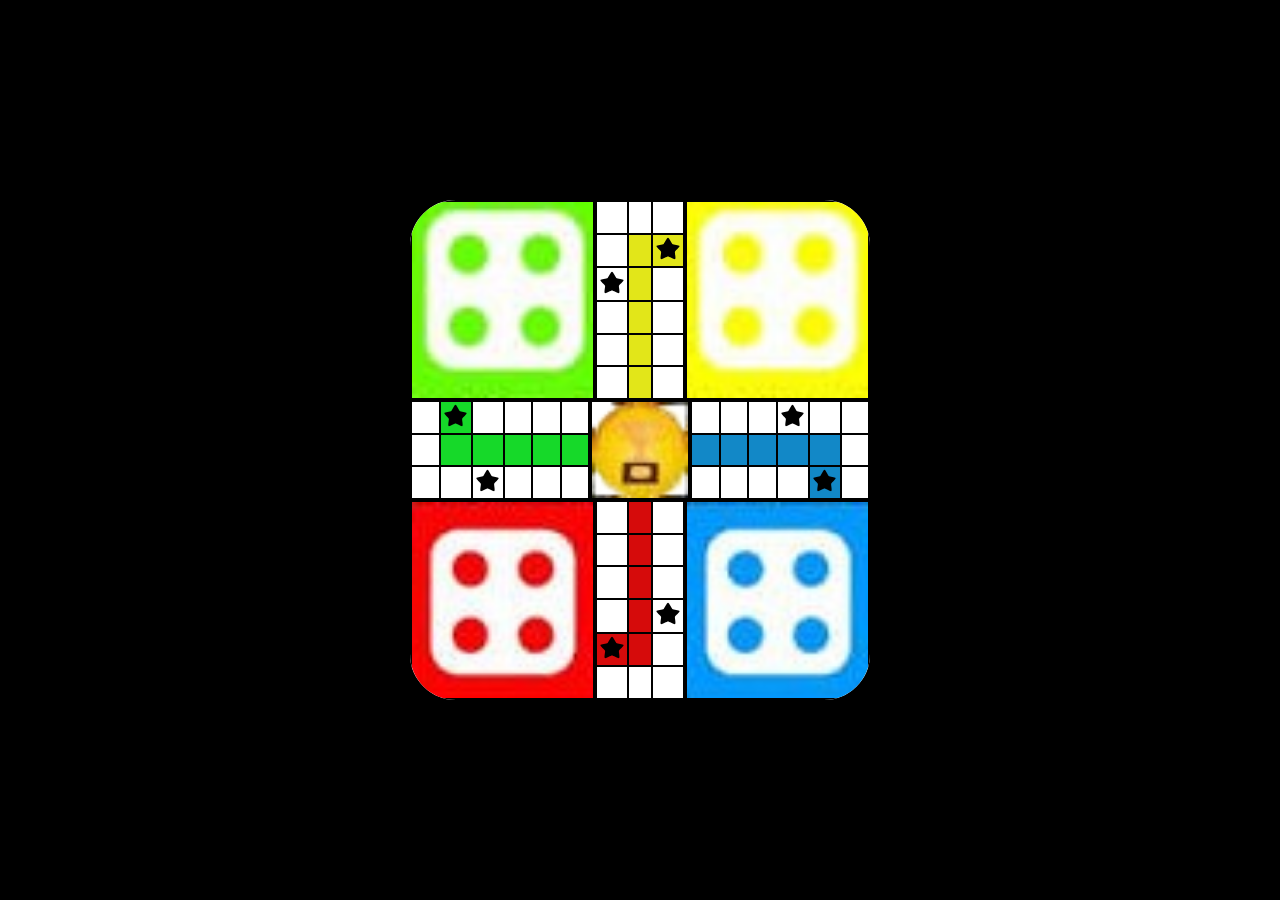
<file: css/assignment-9/index.html>
<!DOCTYPE html>
<html lang="en">
<head>
    <meta charset="UTF-8">
    <meta name="viewport" content="width=device-width, initial-scale=1.0">
    <title>Document</title>
    <link rel="stylesheet" href="./style.css">
</head>
<body>

    <div class="main">
        <div class="container-1">
                    <div class="img-container">
            <img src="./images/green-team.jpg" alt="green">
        </div>
        <table class="boxes-1">
            <tr>
                <td></td>
                <td></td>
                <td></td>
            </tr>
            <tr>
                <td></td>
                <td class="yellow"></td>
                <td class="yellow"><img src="./images/star.svg" alt="star" class="star"></td>
            </tr>
            <tr>
                <td><img src="./images/star.svg" alt="star" class="star"></td>
                <td class="yellow"></td>
                <td></td>
            </tr>
            <tr>
                <td></td>
                <td class="yellow"></td>
                <td></td>
            </tr>
            <tr>
                <td></td>
                <td class="yellow"></td>
                <td></td>
            </tr>
            <tr>
                <td></td>
                <td class="yellow"></td>
                <td></td>
            </tr>
        </table>

        <div class="img-container">
            <img src="./images/yellow-team.jpg" alt="green">
        </div>
        </div>


        <div class="container-2">
                 <table class="boxes-2">
            <tr>
                <td></td>
                <td class="green"><img src="./images/star.svg" alt="star" class="star"></td>
                <td></td>
                <td></td>
                <td></td>
                <td></td>
            </tr>
            <tr>
                <td></td>
                <td class="green"></td>
                <td class="green"></td>
                <td class="green"></td>
                <td class="green"></td>
                <td class="green"></td>
            </tr>
            <tr>
                <td></td>
                <td></td>
                <td><img src="./images/star.svg" alt="star" class="star"></td>
                <td></td>
                <td></td>
                <td></td>
            </tr>
        </table>
        <div class="img-container-2">
            <img src="./images/center.png" alt="center">
        </div>
                      <table class="boxes-2">
            <tr>
                <td></td>
                <td></td>
                <td></td>
                <td><img src="./images/star.svg" alt="star" class="star"></td>
                <td></td>
                <td></td>
            </tr>
            <tr>
                <td class="blue"></td>
                <td class="blue"></td>
                <td class="blue"></td>
                <td class="blue"></td>
                <td class="blue"></td>
                <td></td>
            </tr>
            <tr>
                <td></td>
                <td></td>
                <td></td>
                <td></td>
                <td class="blue"><img src="./images/star.svg" alt="star" class="star"></td>
                <td></td>
            </tr>
        </table>
        </div>

                <div class="container-1">
                    <div class="img-container">
            <img src="./images/red-team.jpg" alt="green">
        </div>
        <table class="boxes-1">
            <tr>
                <td></td>
                <td class="red"></td>
                <td></td>
            </tr>
            <tr>
                <td></td>
                <td class="red"></td>
                <td></td>
            </tr>
            <tr>
                <td></td>
                <td class="red"></td>
                <td></td>
            </tr>
            <tr>
                <td></td>
                <td class="red"></td>
                <td> <img src="./images/star.svg" alt="star" class="star"></td>
            </tr>
            <tr>
                <td class="red"><img src="./images/star.svg" alt="star" class="star"></td>
                <td class="red"></td>
                <td></td>
            </tr>
            <tr>
                <td></td>
                <td></td>
                <td></td>
            </tr>
        </table>

        <div class="img-container">
            <img src="./images/blue-team.jpg" alt="green">
        </div>
        </div>
    </div>
    
</body>
</html>
</file>
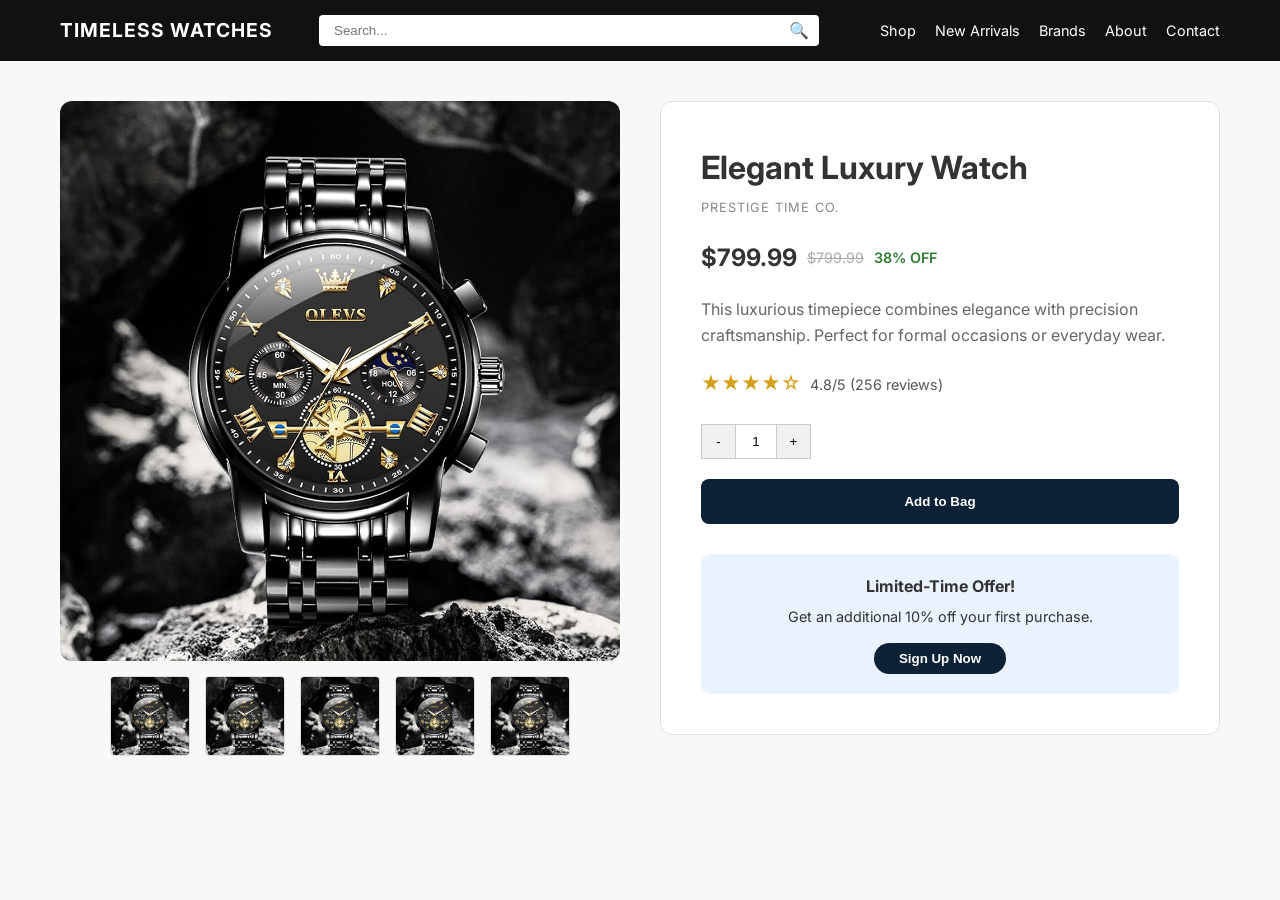
<file: css/css-assignment-10/index.html>
<!DOCTYPE html>
<html lang="en">

<head>
    <meta charset="UTF-8">
    <meta name="viewport" content="width=device-width, initial-scale=1.0">
    <title>Timeless Watches | Elegant Luxury Watch</title>
    <link rel="stylesheet" href="./style.css">
    <link href="https://fonts.googleapis.com/css2?family=Inter:wght@400;600;700&display=swap" rel="stylesheet">
</head>

<body>

    <header class="navbar">
        <div class="container nav-content">
            <div class="logo">TIMELESS WATCHES</div>
            <div class="search-bar">
                <input type="text" placeholder="Search...">
                <span class="search-icon">🔍</span>
            </div>
            <nav class="nav-links">
                <a href="#">Shop</a>
                <a href="#">New Arrivals</a>
                <a href="#">Brands</a>
                <a href="#">About</a>
                <a href="#">Contact</a>
            </nav>
        </div>
    </header>

    <main class="container product-page">
        <section class="gallery">
            <div class="main-image">
                <img src="./watch.jpg" alt="Elegant Luxury Watch">
            </div>
            <div class="thumbnails">
                <img src="./watch.jpg" alt="thumb">
                <img src="./watch.jpg" alt="thumb">
                <img src="./watch.jpg" alt="thumb">
                <img src="./watch.jpg" alt="thumb">
                <img src="./watch.jpg" alt="thumb">
            </div>
        </section>

        <section class="details">
            <div class="details-card">
                <h1>Elegant Luxury Watch</h1>
                <p class="brand">PRESTIGE TIME CO.</p>

                <div class="price-row">
                    <span class="current-price">$799.99</span>
                    <span class="old-price">$799.99</span>
                    <span class="discount">38% OFF</span>
                </div>

                <p class="description">
                    This luxurious timepiece combines elegance with precision craftsmanship.
                    Perfect for formal occasions or everyday wear.
                </p>

                <div class="rating">
                    <span class="stars">★★★★☆</span>
                    <span class="rating-text">4.8/5 (256 reviews)</span>
                </div>

                <div class="quantity-selector">
                    <button>-</button>
                    <input type="text" value="1">
                    <button>+</button>
                </div>

                <button class="btn-primary">Add to Bag</button>

                <div class="promo-box">
                    <h3>Limited-Time Offer!</h3>
                    <p>Get an additional 10% off your first purchase.</p>
                    <button class="btn-secondary">Sign Up Now</button>
                </div>
            </div>
        </section>
    </main>

</body>

</html>
</file>
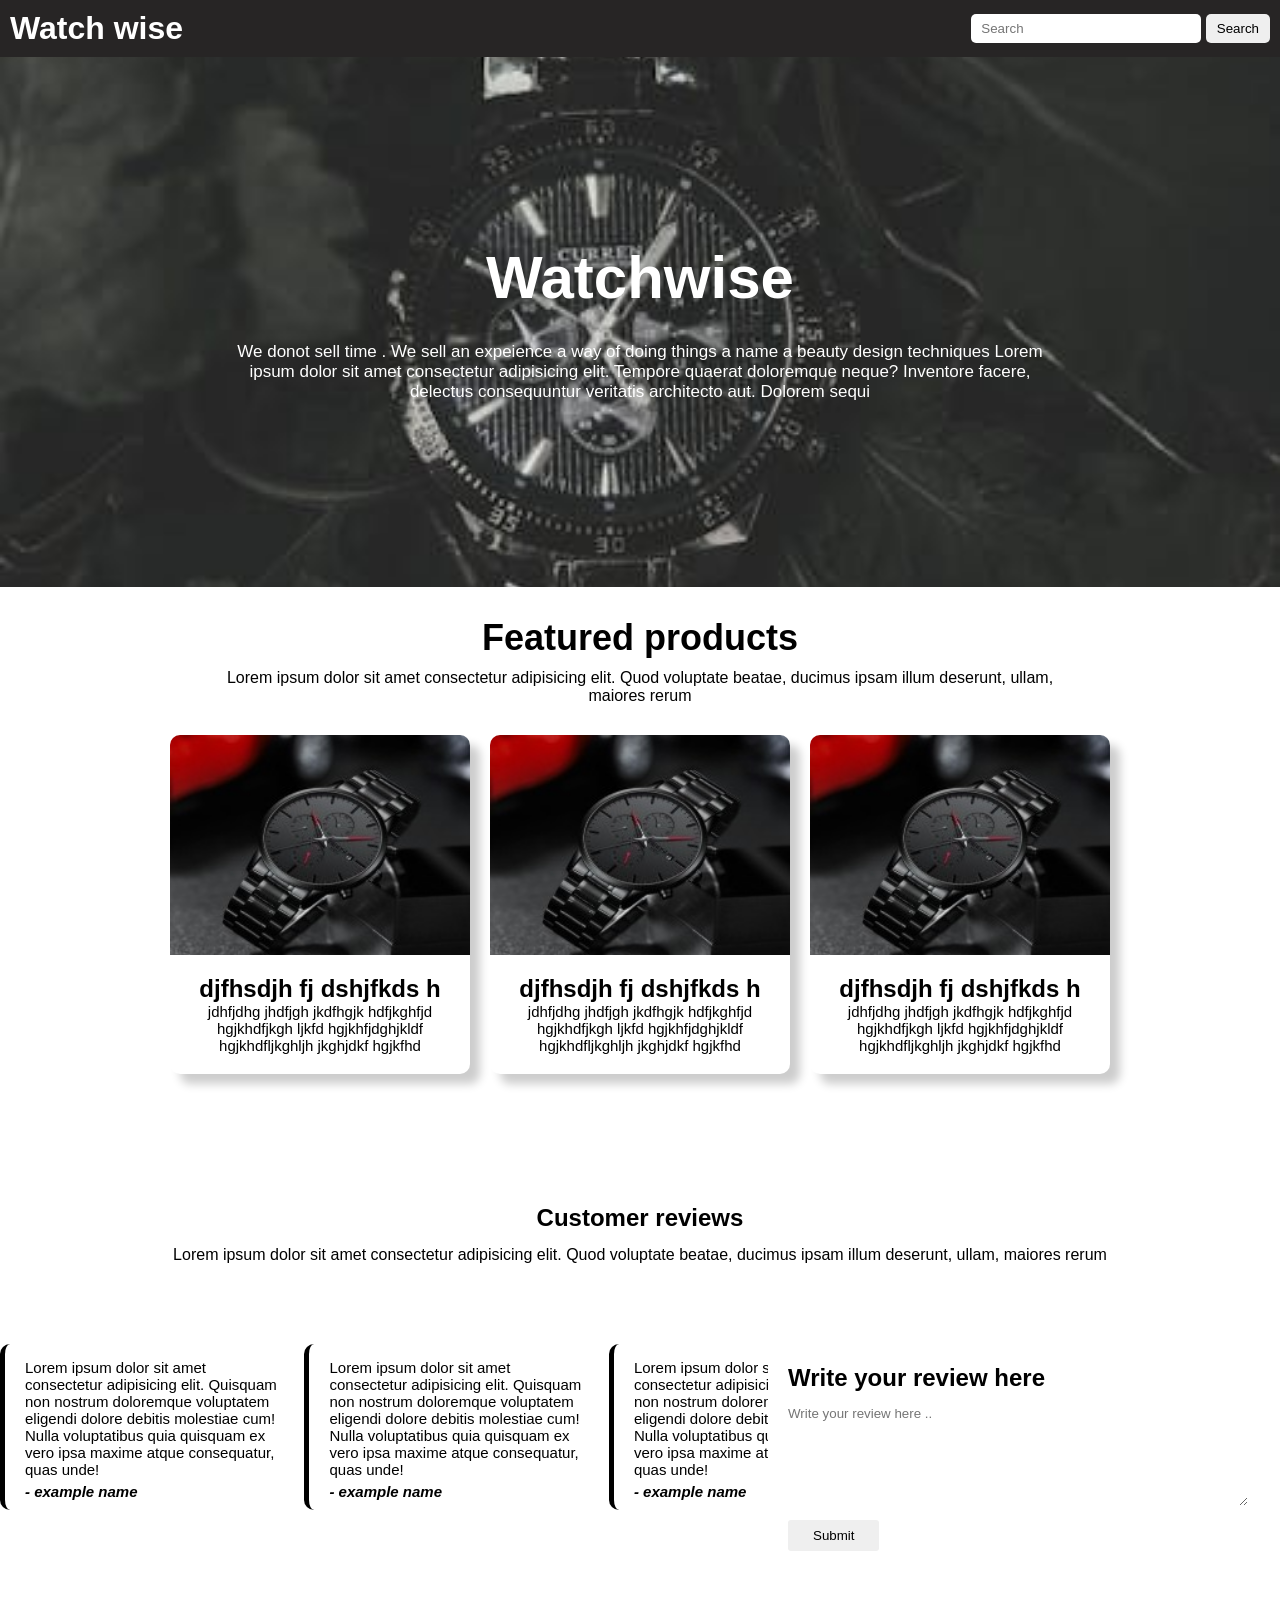
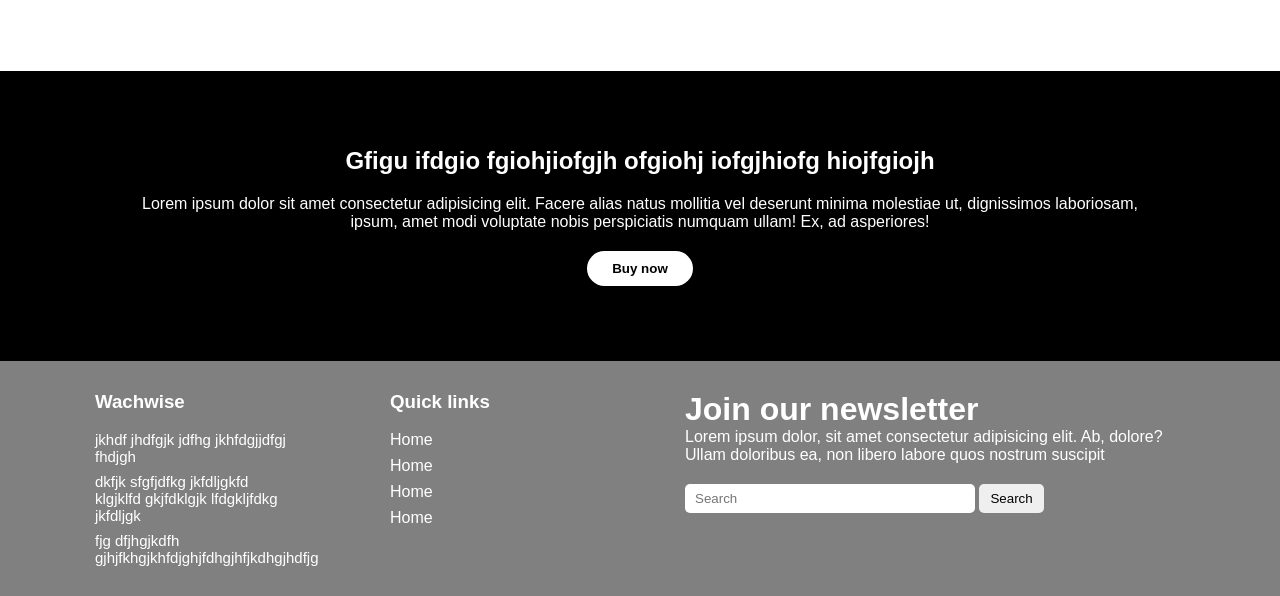
<file: css/watch-wise/index.html>
<!DOCTYPE html>
<html lang="en">

<head>
    <meta charset="UTF-8">
    <meta name="viewport" content="width=device-width, initial-scale=1.0">
    <title>Document</title>
    <link rel="stylesheet" href="./styles/header.css">
    <link rel="stylesheet" href="./styles/banner.css">
    <link rel="stylesheet" href="./styles/featured.css">
    <link rel="stylesheet" href="./styles/reviews.css">
    <link rel="stylesheet" href="./styles/cta.css">
    <link rel="stylesheet" href="./styles/footer.css">
</head>

<body>
    <header>
        <h1>
            Watch wise
        </h1>
        <form>
            <input type="text" name="search" id="search" placeholder="Search">
            <button type="submit">Search</button>
        </form>
    </header>

    <!-- ______ Banner section ______ -->

    <section class="banner">
        <h1>
            Watchwise
        </h1>
        <p>We donot sell time . We sell an expeience a way of doing things a name a beauty design techniques Lorem ipsum
            dolor sit amet consectetur adipisicing elit. Tempore quaerat doloremque neque? Inventore facere, delectus
            consequuntur veritatis architecto aut. Dolorem sequi </p>

    </section>

    <!-- ______ Featuerd section ______ -->

    <section class="featured-section">
        <div class="featured-head">
            <h1>Featured products</h1>
            <p>Lorem ipsum dolor sit amet consectetur adipisicing elit. Quod voluptate beatae, ducimus ipsam illum
                deserunt, ullam, maiores rerum
            </p>
        </div>

        <div class="list">

            <div class="card">
                <div class="img-container-card">
                    <img src="./assets/featured/1.jpg
                " alt="watch">
                </div>
                <div>
                    <h2>djfhsdjh fj dshjfkds h</h2>
                    <p>jdhfjdhg jhdfjgh jkdfhgjk hdfjkghfjd hgjkhdfjkgh ljkfd hgjkhfjdghjkldf hgjkhdfljkghljh jkghjdkf
                        hgjkfhd</p>
                </div>
            </div>
            <div class="card">
                <div class="img-container-card">
                    <img src="./assets/featured/1.jpg
                " alt="watch">
                </div>
                <div>
                    <h2>djfhsdjh fj dshjfkds h</h2>
                    <p>jdhfjdhg jhdfjgh jkdfhgjk hdfjkghfjd hgjkhdfjkgh ljkfd hgjkhfjdghjkldf hgjkhdfljkghljh jkghjdkf
                        hgjkfhd</p>
                </div>
            </div>
            <div class="card">
                <div class="img-container-card">
                    <img src="./assets/featured/1.jpg
                " alt="watch">
                </div>
                <div>
                    <h2>djfhsdjh fj dshjfkds h</h2>
                    <p>jdhfjdhg jhdfjgh jkdfhgjk hdfjkghfjd hgjkhdfjkgh ljkfd hgjkhfjdghjkldf hgjkhdfljkghljh jkghjdkf
                        hgjkfhd</p>
                </div>
            </div>
        </div>


    </section>

    <section class="review-section">
        <div class="review-head">
            <h1>Customer reviews</h1>
            <p>Lorem ipsum dolor sit amet consectetur adipisicing elit. Quod voluptate beatae, ducimus ipsam illum
                deserunt, ullam, maiores rerum
            </p>
        </div>

        <div class="review-list">

            <div class="card">
                <p>Lorem ipsum dolor sit amet consectetur adipisicing elit. Quisquam non nostrum doloremque voluptatem
                    eligendi dolore debitis molestiae cum! Nulla voluptatibus quia quisquam ex vero ipsa maxime atque
                    consequatur, quas unde!</p>
                <em><strong>- example name</strong></em>
            </div>
            <div class="card">
                <p>Lorem ipsum dolor sit amet consectetur adipisicing elit. Quisquam non nostrum doloremque voluptatem
                    eligendi dolore debitis molestiae cum! Nulla voluptatibus quia quisquam ex vero ipsa maxime atque
                    consequatur, quas unde!</p>
                <em><strong>- example name</strong></em>
            </div>
            <div class="card">
                <p>Lorem ipsum dolor sit amet consectetur adipisicing elit. Quisquam non nostrum doloremque voluptatem
                    eligendi dolore debitis molestiae cum! Nulla voluptatibus quia quisquam ex vero ipsa maxime atque
                    consequatur, quas unde!</p>
                <em><strong>- example name</strong></em>
            </div>
            <div class="card">
                <p>Lorem ipsum dolor sit amet consectetur adipisicing elit. Quisquam non nostrum doloremque voluptatem
                    eligendi dolore debitis molestiae cum! Nulla voluptatibus quia quisquam ex vero ipsa maxime atque
                    consequatur, quas unde!</p>
                <em><strong>- example name</strong></em>
            </div>
            <div class="card">
                <p>Lorem ipsum dolor sit amet consectetur adipisicing elit. Quisquam non nostrum doloremque voluptatem
                    eligendi dolore debitis molestiae cum! Nulla voluptatibus quia quisquam ex vero ipsa maxime atque
                    consequatur, quas unde!</p>
                <em><strong>- example name</strong></em>
            </div>

        </div>

        <form>
            <h2>Write your review here </h2>
            <textarea name="review" id="review" placeholder="Write your review here .."></textarea>
            <div>
                <button type="submit">Submit</button>

            </div>
        </form>



    </section>

    <!-- ______ CTA ______ -->
    <section class="cta">

        <h1>Gfigu ifdgio fgiohjiofgjh ofgiohj iofgjhiofg hiojfgiojh </h1>
        <p>Lorem ipsum dolor sit amet consectetur adipisicing elit. Facere alias natus mollitia vel deserunt minima
            molestiae ut, dignissimos laboriosam, ipsum, amet modi voluptate nobis perspiciatis numquam ullam! Ex, ad
            asperiores!</p>
        <button type="button">Buy now</button>
    </section>

    <footer>

        <div class="footer-p1">
            <h3>Wachwise</h3>
            <p>jkhdf jhdfgjk jdfhg jkhfdgjjdfgj fhdjgh</p>
            <p>dkfjk sfgfjdfkg jkfdljgkfd klgjklfd gkjfdklgjk lfdgkljfdkg jkfdljgk</p>
            <p>fjg dfjhgjkdfh gjhjfkhgjkhfdjghjfdhgjhfjkdhgjhdfjg</p>
        </div>

        <div class="footer-p1">
            <h3>Quick links</h3>
            <a href="">Home</a>
            <a href="">Home</a>
            <a href="">Home</a>
            <a href="">Home</a>
        </div>

        <div class="footer-p2">
            <h1>Join our newsletter</h1>
            <p>Lorem ipsum dolor, sit amet consectetur adipisicing elit. Ab, dolore? Ullam doloribus ea, non libero
                labore quos nostrum suscipit </p>

            <form>
                <input type="text" name="search" id="search" placeholder="Search">
                <button type="submit">Search</button>
            </form>
        </div>

    </footer>
</body>

</html>
</file>
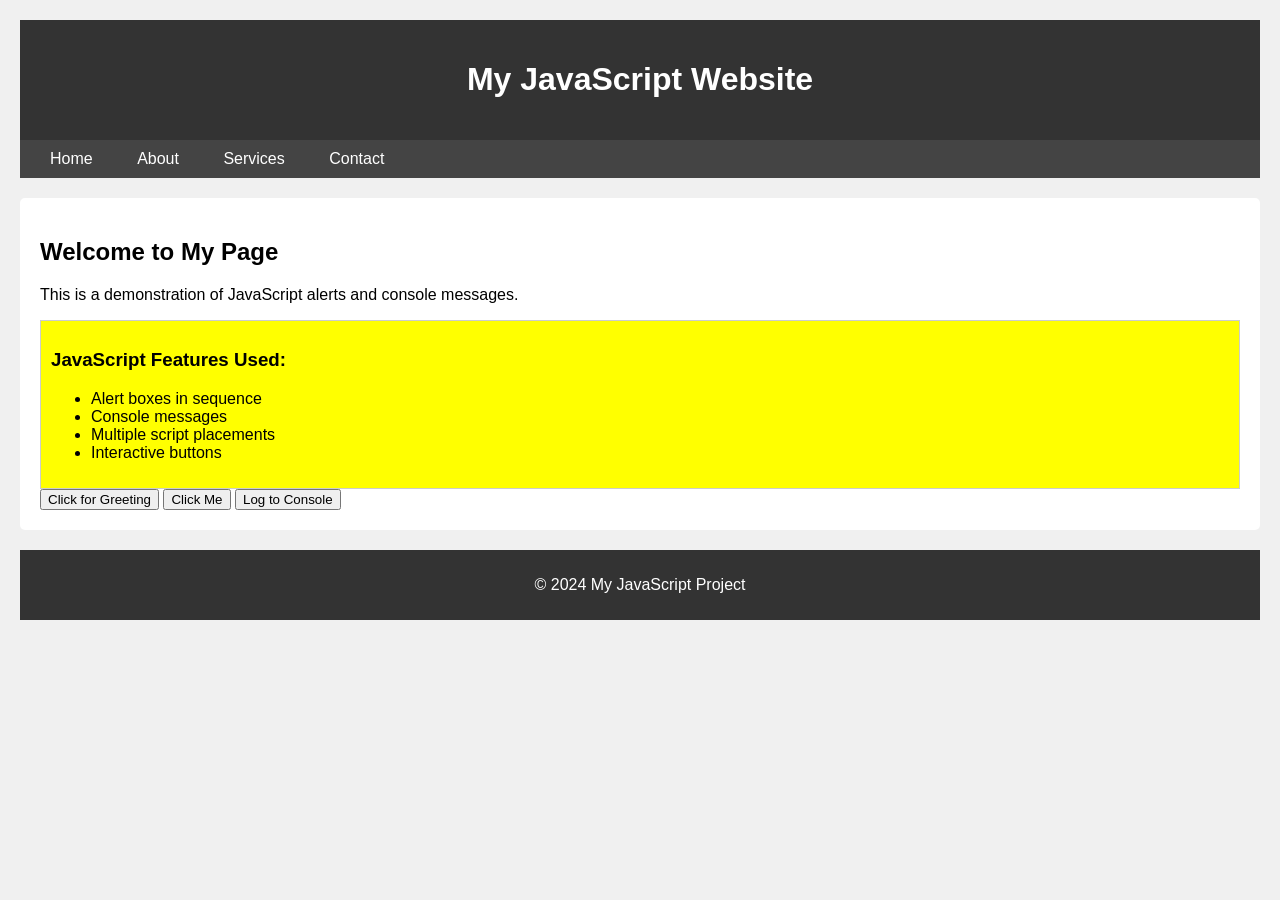
<file: js/alert/1st-load.html>
<!DOCTYPE html>
<html>
<head>
    <title>My JavaScript Project</title>
    <style>
        body {
            font-family: Arial, sans-serif;
            margin: 0;
            padding: 20px;
            background-color: #f0f0f0;
        }
        
        header {
            background-color: #333;
            color: white;
            padding: 20px;
            text-align: center;
        }
        
        nav {
            background-color: #444;
            padding: 10px;
        }
        
        nav a {
            color: white;
            text-decoration: none;
            padding: 10px 20px;
        }
        
        nav a:hover {
            background-color: #555;
        }
        
        main {
            background-color: white;
            padding: 20px;
            margin-top: 20px;
            border-radius: 5px;
        }
        
        footer {
            background-color: #333;
            color: white;
            text-align: center;
            padding: 10px;
            margin-top: 20px;
        }
        
        .highlight {
            background-color: yellow;
            padding: 10px;
            border: 1px solid #ccc;
        }
    </style>
    
    <!-- 7a. JavaScript in Head section -->
    <script>
        // This runs before page loads
        console.log("This script is in the HEAD section");
        
        function greetUser() {
            alert("Welcome to my website!");
        }
    </script>
</head>
<body>
    <!-- 7b. JavaScript in Body (before HTML content) -->
    <script>
        alert("This alert appears before the page content!");
    </script>
    
    <header>
        <h1>My JavaScript Website</h1>
    </header>
    
    <nav>
        <a href="#">Home</a>
        <a href="#">About</a>
        <a href="#">Services</a>
        <a href="#">Contact</a>
    </nav>
    
    <main>
        <h2>Welcome to My Page</h2>
        <p>This is a demonstration of JavaScript alerts and console messages.</p>
        
        <div class="highlight">
            <h3>JavaScript Features Used:</h3>
            <ul>
                <li>Alert boxes in sequence</li>
                <li>Console messages</li>
                <li>Multiple script placements</li>
                <li>Interactive buttons</li>
            </ul>
        </div>
        
        <button onclick="greetUser()">Click for Greeting</button>
        <button onclick="alert('Button clicked!')">Click Me</button>
        <button onclick="console.log('Button clicked at: ' + new Date())">Log to Console</button>
    </main>
    
    <footer>
        <p>&copy; 2024 My JavaScript Project</p>
    </footer>
    
    <!-- Additional script at the end of body -->
    <script>
        alert("This is the final alert - Page has loaded!");
        console.log("Page fully loaded!");
    </script>
</body>
</html>
</file>
<file: css/assignment-9/style.css>
* {
    padding: 0;
    margin: 0;
    box-sizing: border-box;
}
body {
    width: 100%;
    height: 100vh;
    display: flex;
    justify-content: center;
    align-items: center;
    background-color: black;
}

.main {
    background-color: white;
        border-radius: 50px;
    overflow: hidden;
    display: flex;
    flex-direction: column;
    justify-content: center;
    align-items: center;
    border: 4px solid black;
}
img {
    border: 2px solid black;
}

table {
    border-collapse: collapse;
}
.boxes-1 {
    width: 90px;
    /* display: flex; */
    /* flex-wrap: nowrap; */
}
td {
    width: 30px;
    height: 30px;
    border: 2px solid black;
    cursor: pointer;
}
td:hover {
    transform: scale(1.2);
    transition: all 0.1s ease-in-out;
}
.img-container {
    width: 185px;
    height: 200px;
    
    img {
        width: 100%;
        height: 100%;
        object-fit: cover;
        object-position: center;
    }
}

.container-1 {
    display: flex;
}

.container-2 {
    display: flex;
}
.boxes-2 {
    width: 180px;
}

.img-container-2 {
    width: 100px;
    height: 100px;
    
    img {
        width: 100%;
        height: 100%;
        object-fit: cover;
        object-position: center;
    }
}
.star {
    width:30px;
    height:90%;
    object-fit: contain;
    border: none;
}

.green {
    background-color: #16d929;
}
.blue {
    background-color: #1288c7;
}
.red {
    background-color: #d60b0b;
}
.yellow {
    background-color: #e2e619;
}
</file>
<file: css/css-assignment-10/style.css>
/* --- Global Styles --- */
* {
    margin: 0;
    padding: 0;
    box-sizing: border-box;
}

body {
    font-family: 'Inter', sans-serif;
    background-color: #f8f8f8;
    color: #333;
    line-height: 1.6;
}

.container {
    max-width: 1200px;
    margin: 0 auto;
    padding: 0 20px;
}

/* --- Header & Navbar --- */
.navbar {
    background-color: #111;
    color: white;
    padding: 15px 0;
}

.nav-content {
    display: flex;
    align-items: center;
    justify-content: space-between;
    gap: 20px;
}

.logo {
    font-weight: 700;
    font-size: 1.2rem;
    letter-spacing: 1px;
}

.search-bar {
    flex-grow: 1;
    position: relative;
    max-width: 500px;
}

.search-bar input {
    width: 100%;
    padding: 8px 15px;
    border-radius: 4px;
    border: none;
    outline: none;
}

.search-icon {
    position: absolute;
    right: 10px;
    top: 50%;
    transform: translateY(-50%);
    color: #888;
}

.nav-links a {
    color: white;
    text-decoration: none;
    margin-left: 15px;
    font-size: 0.9rem;
}

/* --- Product Grid --- */
.product-page {
    display: grid;
    grid-template-columns: 1fr 1fr;
    gap: 40px;
    padding-top: 40px;
    padding-bottom: 40px;
}

/* --- Gallery --- */
.main-image img {
    width: 100%;
    border-radius: 12px;
    display: block;
}

.thumbnails {
    display: flex;
    gap: 15px;
    margin-top: 15px;
    flex-wrap: wrap;
    justify-content: center;
    align-items: center;
}

.thumbnails img {
    width: 80px;
    height: 80px;
    object-fit: cover;
    border-radius: 4px;
    border: 1px solid #ddd;
}

/* --- Product Details --- */
.details-card {
    background: white;
    padding: 40px;
    border-radius: 12px;
    border: 1px solid #e0e0e0;
}

.details h1 {
    font-size: 2rem;
    margin-bottom: 5px;
}

.brand {
    color: #888;
    font-size: 0.8rem;
    letter-spacing: 1px;
    margin-bottom: 20px;
}

.price-row {
    margin-bottom: 20px;
    display: flex;
    align-items: center;
    gap: 10px;
}

.current-price {
    font-size: 1.5rem;
    font-weight: 700;
}

.old-price {
    color: #aaa;
    text-decoration: line-through;
    font-size: 0.9rem;
}

.discount {
    color: #2e7d32;
    font-weight: 600;
    font-size: 0.9rem;
}

.description {
    color: #666;
    margin-bottom: 20px;
}

.rating {
    margin-bottom: 25px;
}

.stars {
    color: #d4a017;
    font-size: 1.2rem;
}

.rating-text {
    font-size: 0.9rem;
    color: #555;
    margin-left: 5px;
}

/* --- Controls --- */
.quantity-selector {
    display: flex;
    align-items: center;
    margin-bottom: 20px;
}

.quantity-selector button {
    width: 35px;
    height: 35px;
    border: 1px solid #ccc;
    background: #f0f0f0;
    cursor: pointer;
}

.quantity-selector input {
    width: 40px;
    height: 35px;
    text-align: center;
    border: 1px solid #ccc;
    border-left: none;
    border-right: none;
}

.btn-primary {
    width: 100%;
    background-color: #0d2137;
    color: white;
    padding: 15px;
    border: none;
    border-radius: 8px;
    font-weight: 600;
    cursor: pointer;
    margin-bottom: 30px;
    transition: background 0.3s;
}

.btn-primary:hover {
    background-color: #163252;
}

/* --- Promo Box --- */
.promo-box {
    background-color: #ebf2ff;
    padding: 20px;
    border-radius: 10px;
    text-align: center;
}

.promo-box h3 {
    font-size: 1rem;
    margin-bottom: 5px;
}

.promo-box p {
    font-size: 0.9rem;
    margin-bottom: 15px;
}

.btn-secondary {
    background-color: #0d2137;
    color: white;
    padding: 8px 25px;
    border: none;
    border-radius: 20px;
    font-weight: 600;
    cursor: pointer;
}

/* --- Responsive Layout --- */
@media (max-width: 768px) {
    .product-page {
        grid-template-columns: 1fr;
    }
    
    .nav-links {
        display: none; /* Simplification for mobile */
    }
    
    .details-card {
        padding: 20px;
    }
}
</file>
<file: css/watch-wise/styles/header.css>
* {
    padding: 0;
    margin: 0;
    font-family: sans-serif;
    box-sizing: border-box;
}
body {
    height: 100vh;
}
input , button {
    border: none;
}

header {
    background-color: rgb(39, 37, 37);
    color: white;
    display: flex;
    padding: 10px;
    flex-wrap: wrap;
    justify-content: space-between;
    align-items: center;

    @media (max-width:500px) {
        gap: 13px;
        padding:10px 40px;
    }
    form {

        input {
            padding: 7px 10px;
            width: 230px;
            border-radius: 5px;
        }

        button {
            padding: 7px 11px;
            border-radius: 5px;
        }

    }
}
</file>
<file: css/watch-wise/styles/banner.css>
.banner {
    background-image: url('../assets/banner.jpg');
    width: 100%;
    height: 530px;
    color: white;
    text-align: center;
    background-size: cover;
    background-position: center;
    background-repeat: no-repeat;
    display: flex;
    flex-direction: column;
    justify-content: center;
    align-items: center;
    gap: 30px;

    h1 {
        font-size: 60px;
    }
    p {
        font-size: 17px;
        width: 65vw;
    }
}
</file>
<file: css/watch-wise/styles/featured.css>
img {
    margin: 0;
}

.featured-section {
    width: 100%;
    text-align: center;

    .featured-head {
        padding: 30px 0;

        h1 {
            font-size: 36px;
            margin-bottom: 10px;
        }

        p {
            width: 65vw;
            margin: auto;
        }
    }

    .list {
        display: flex;
        justify-content: center;
        align-items: center;
        flex-wrap: wrap;
        gap: 20px;

        .card {
            width: 300px;
            height: auto;
            border-radius: 10px;
            overflow: hidden;
            background-color: white;
            box-shadow: 10px 10px 10px 0px rgba(0, 0, 0, 0.2);


            .img-container-card {
                width: 100%;
                height: 220px;
                overflow: hidden;

                img {
                    width: 100%;
                    height: auto;
                    object-position: center;
                }
            }

            .img-container-card~div {
                padding: 20px 5px;
            }

            p {
                font-size: 15px;
            }
        }
    }


}
</file>
<file: css/watch-wise/styles/reviews.css>
.review-section {
    width: 100%;
    display: flex;
    flex-wrap: wrap;
    padding: 100px 0;

    form {
        width: 500px;
        padding: 20px;
        display: flex;
        flex-direction: column;
        gap: 14px;


        textarea {
            width: 100%;
            height: 100px;
            border-radius: 3px;
            border: none;
        }

        div {

            button {
                padding: 8px 25px;
                border-radius: 3px;
            }

        }
    }

    .review-head {
        padding: 30px 0;
        text-align: center;
        margin: auto;
        display: flex;
        gap: 14px;
        flex-direction: column;
        margin-bottom: 50px;
    }

    .review-list {
        width: 60%;
        overflow: scroll;
        white-space: nowrap;
    }

    .card {
        width: 300px;
        display: inline-block;
        background-color: white;
        white-space: wrap;

        font-size: 15px;
        border-radius: 10px;
        border-left: 5px solid black;
        padding: 10px 20px;

        p {
            padding: 5px 0;
        }
    }
}
</file>
<file: css/watch-wise/styles/cta.css>
.cta {
    display: flex;
    justify-content: center;
    flex-direction: column;
    align-items: center;
    background-color: black;
    color: white;
    gap: 20px;
    text-align: center;
    height: 290px;
    padding: 100px 0;
    p {
        width: 80%;

    }

    button {
        padding: 10px 25px;
        border-radius: 20px;
        background-color: white;
        font-weight:bolder;
    }


}
</file>
<file: css/watch-wise/styles/footer.css>
footer {
    background-color: gray;
    color: white;
    display: flex;
    justify-content: space-evenly;
    align-items: start;
    flex-wrap: wrap;
    gap: 30px;
    padding: 30px;
    
    a {
        text-decoration: none;
        color: white;
    }

    .footer-p1 {
        width: 200px;
        display: flex;
        flex-direction: column;
        gap: 8px;

        h3 {
            margin-bottom: 10px;
        }

        p {
                font-size: 15px;
        }

    }

    .footer-p2 {
        width: 500px;

        
    form {
        padding-top: 20px;
        input {
            padding: 7px 10px;
            width: 290px;
            border-radius: 5px;
        }

        button {
            padding: 7px 11px;
            border-radius: 5px;
        }

    }
    }
}

.footer+div {
    background-color: rgb(46, 46, 46);
}
</file>
